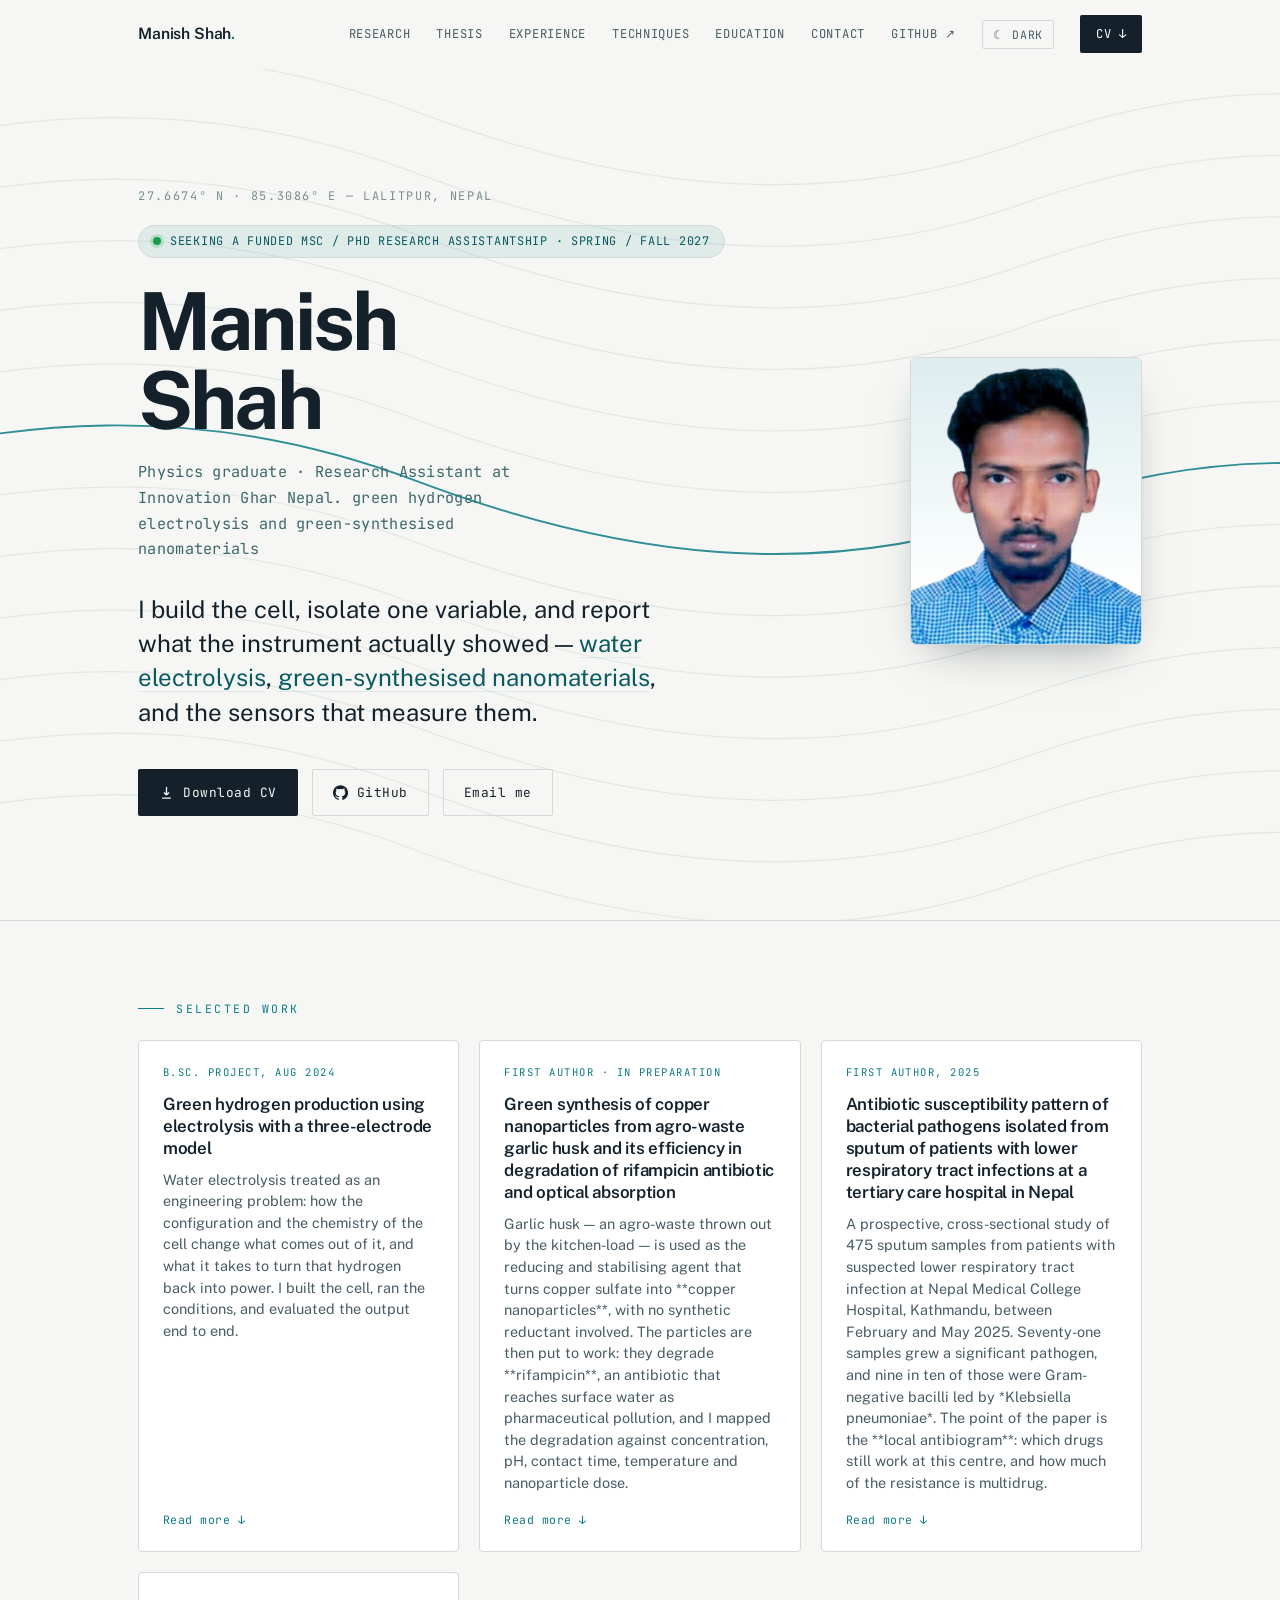
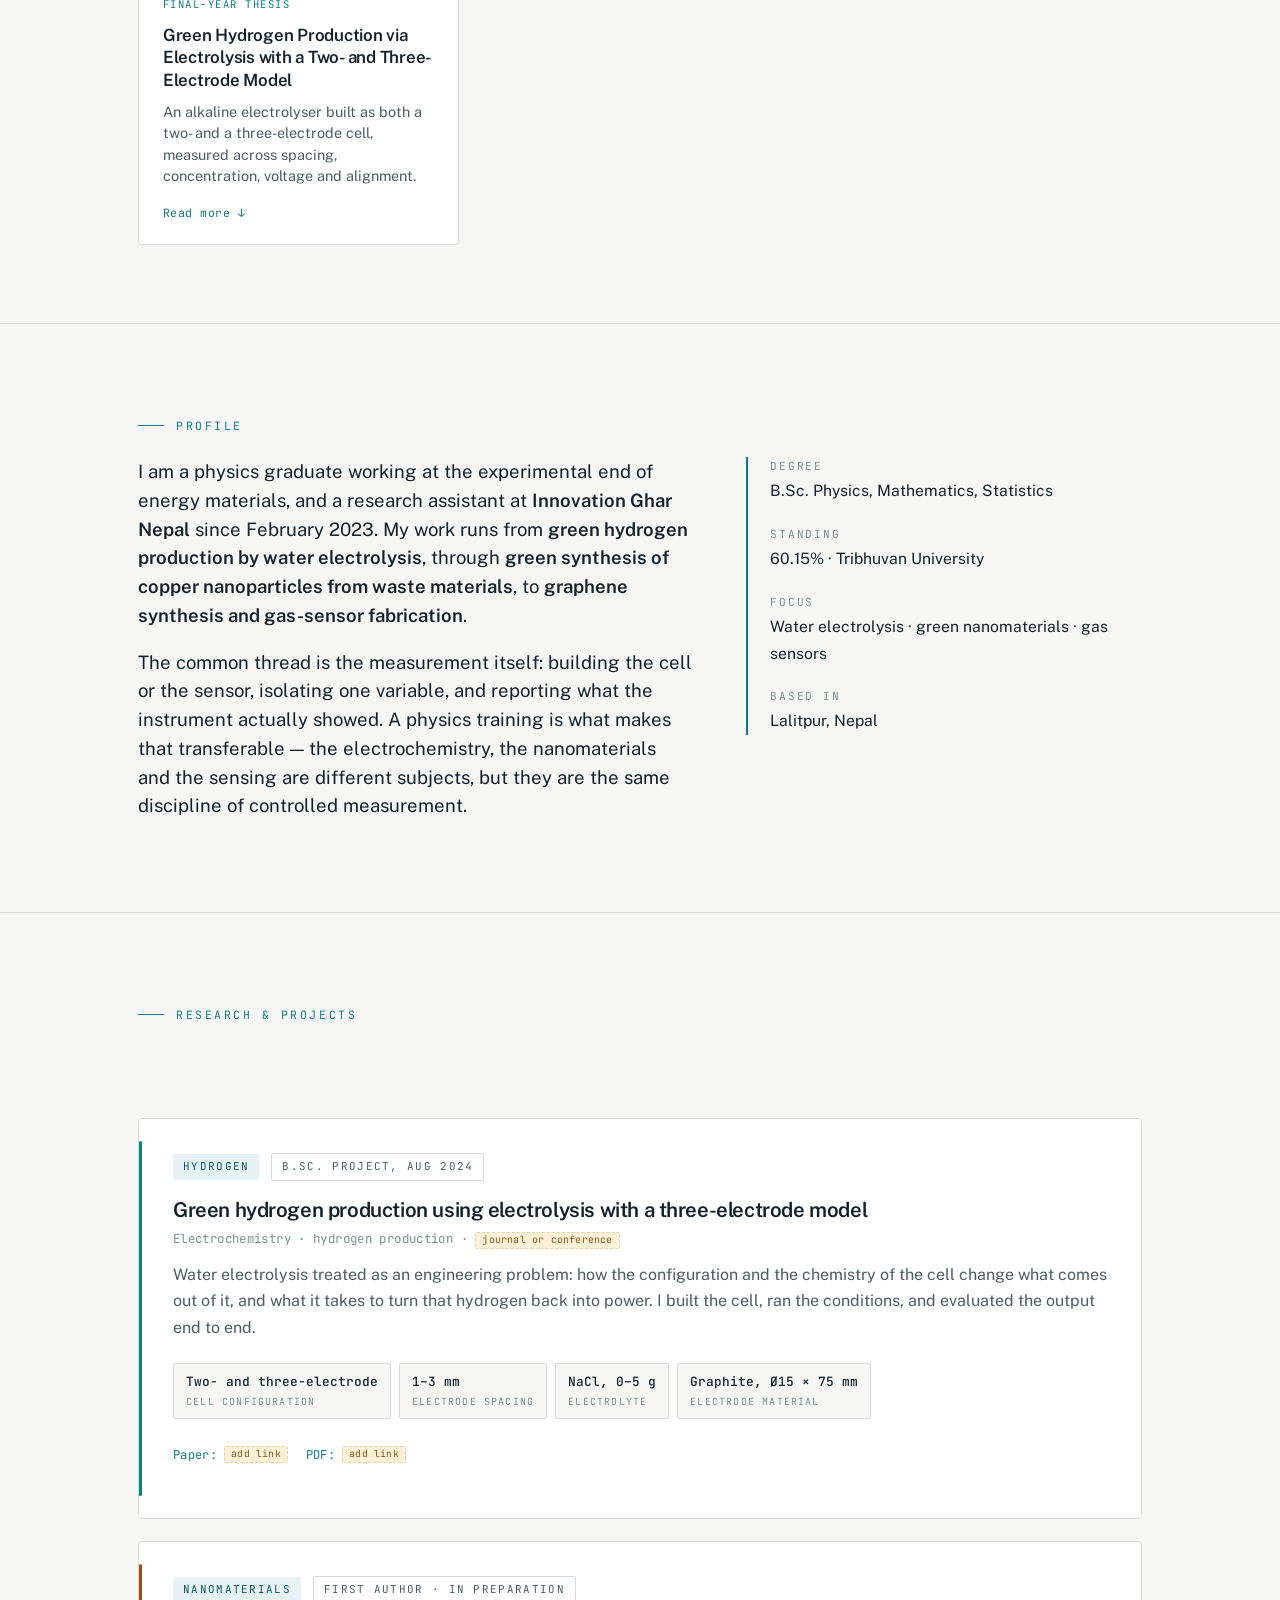
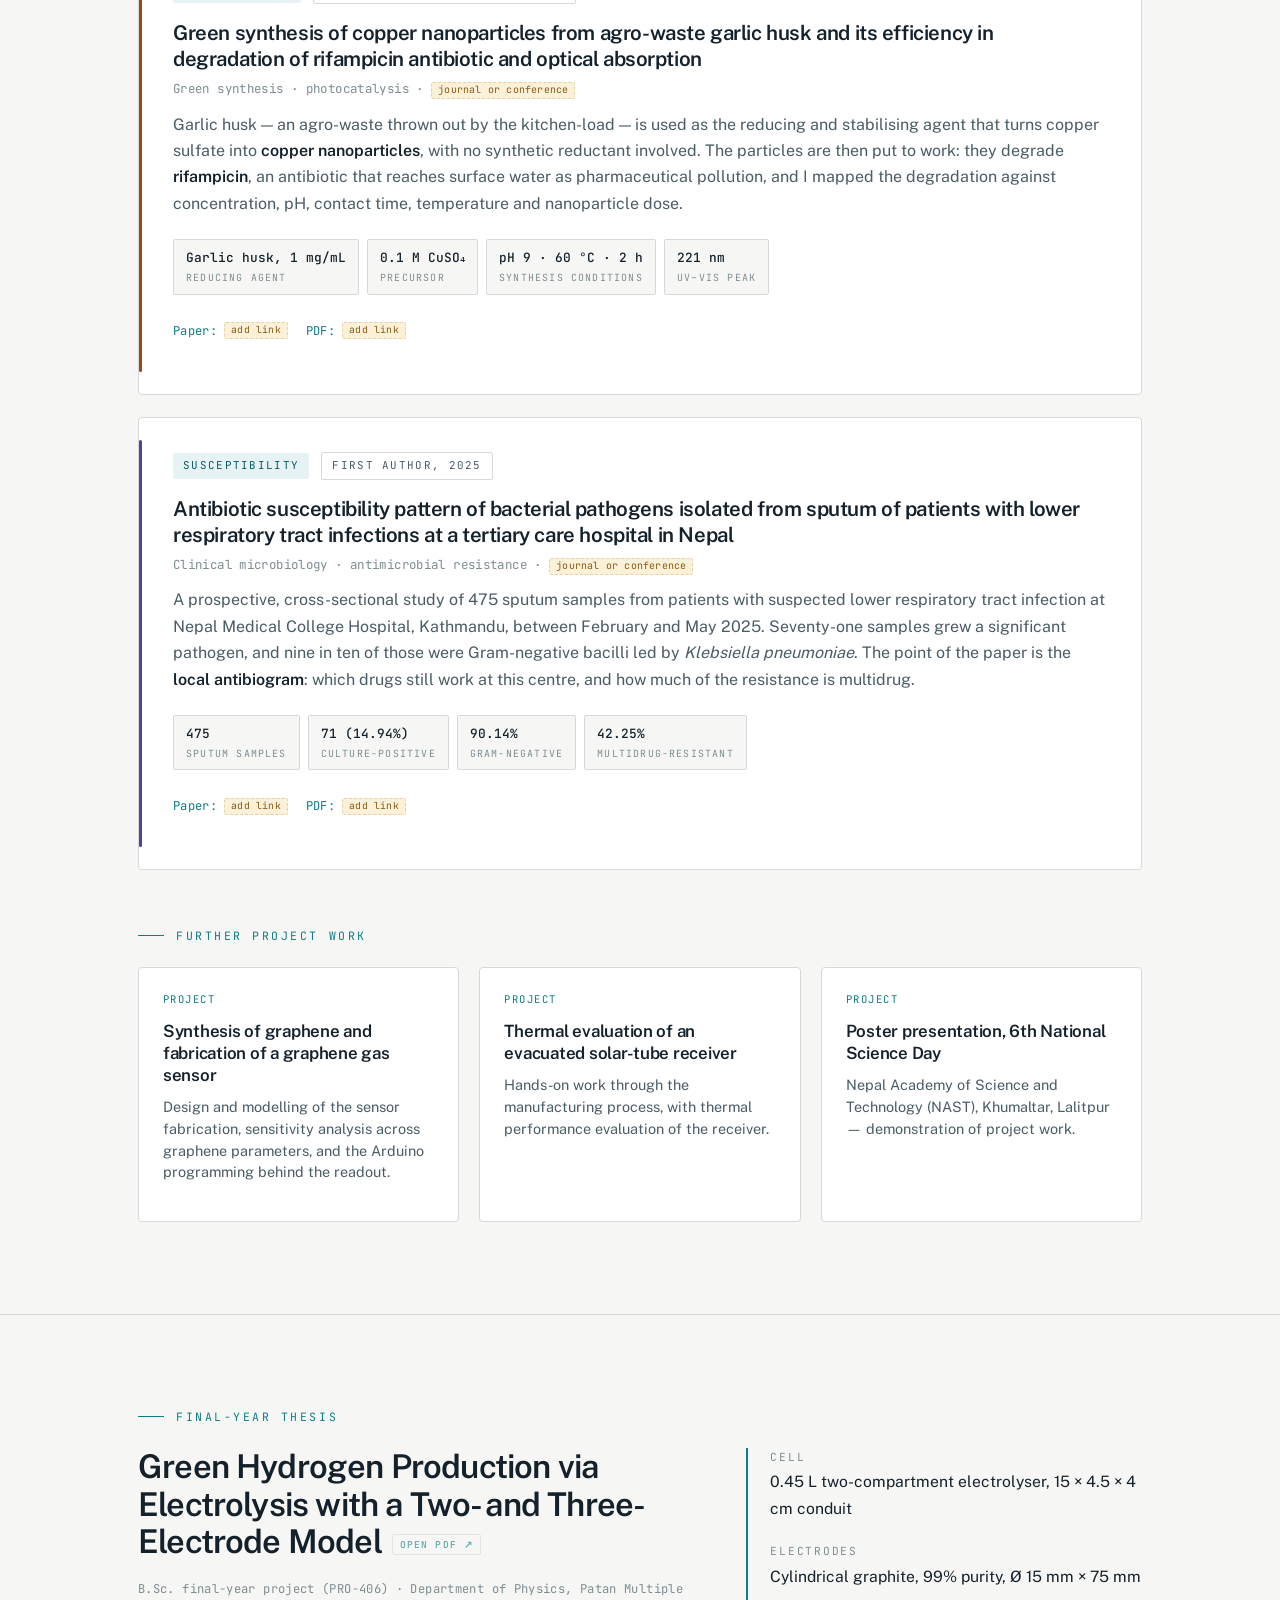
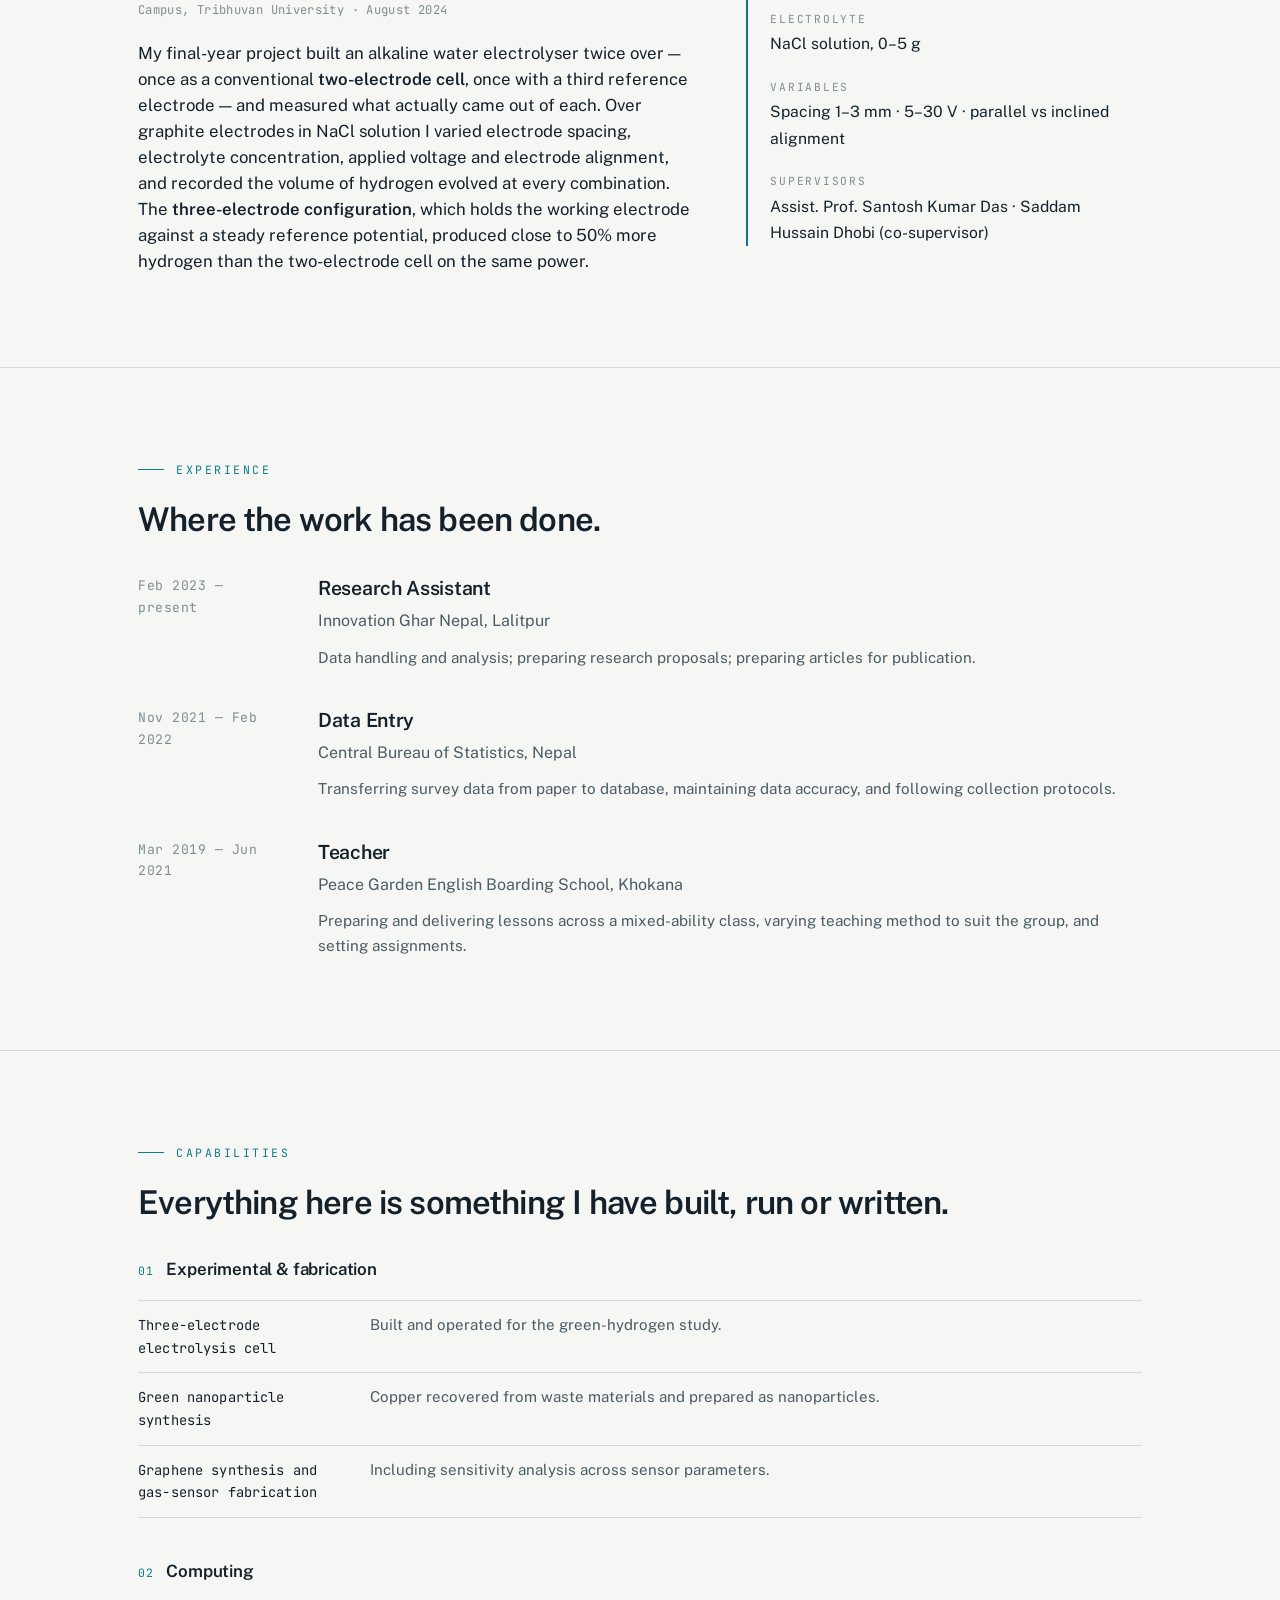
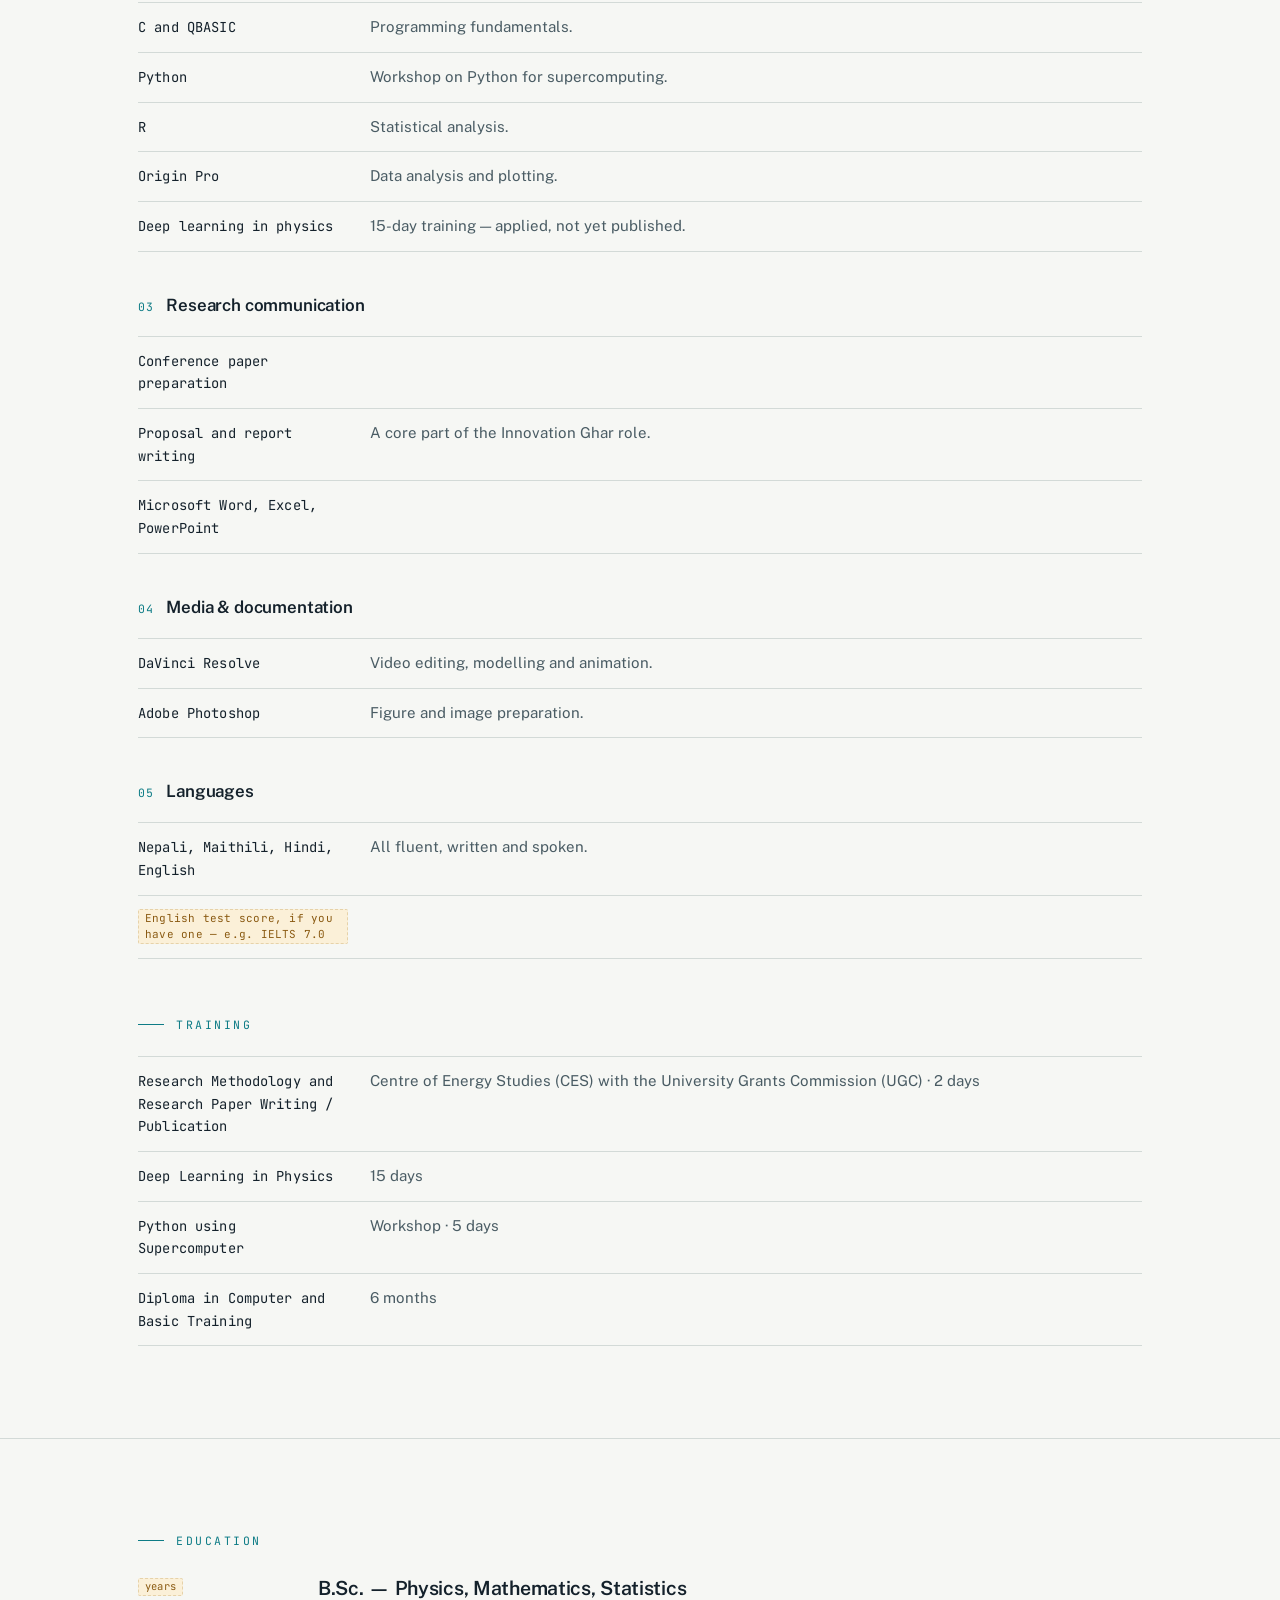
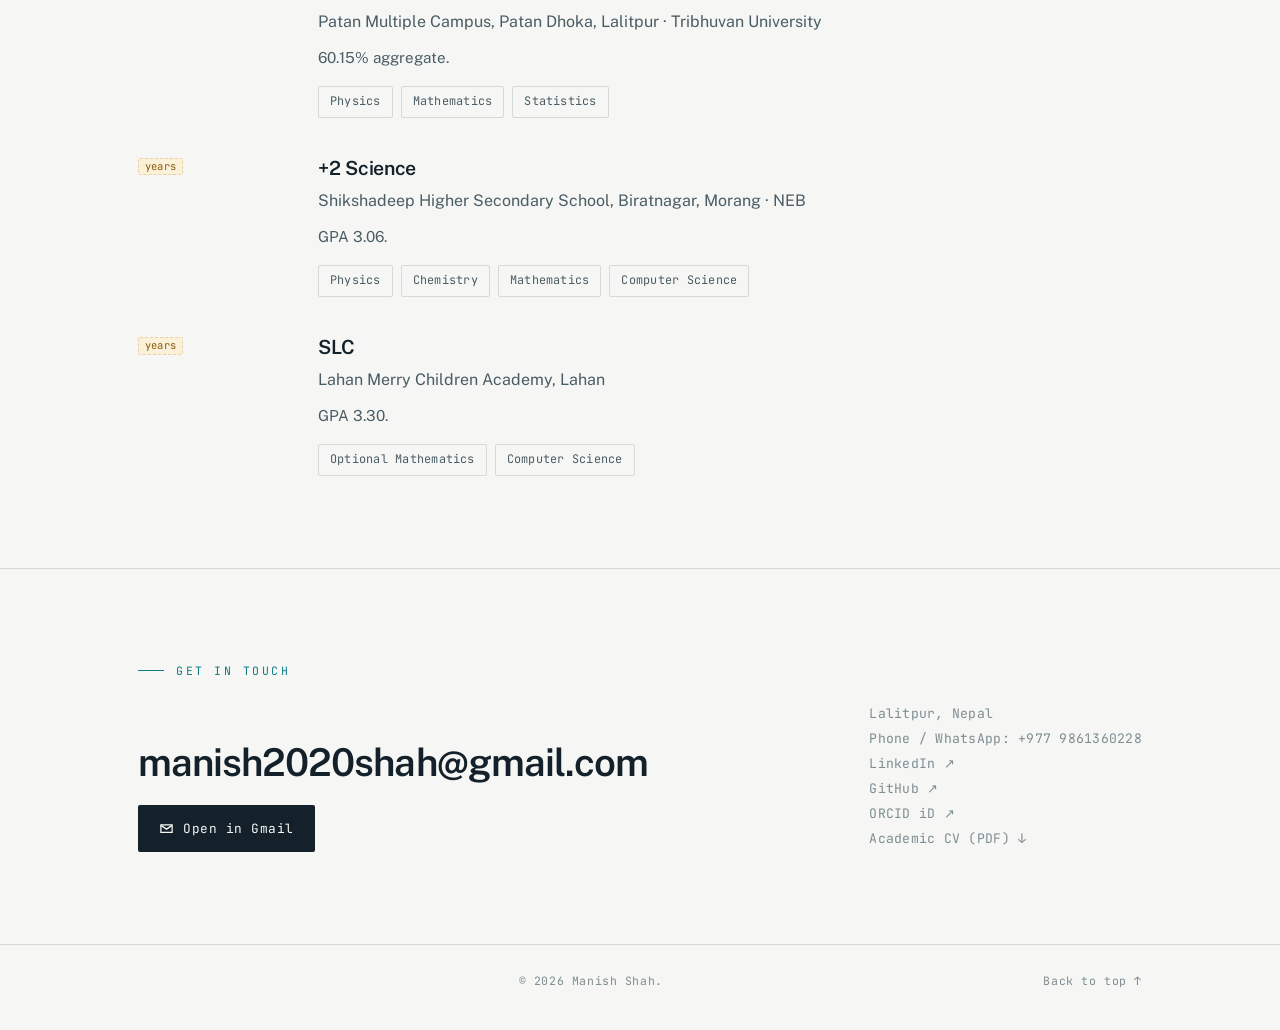
<file: index.html>
<!doctype html>
<html lang="en" data-theme="light">
<head>
<meta charset="utf-8">
<meta name="viewport" content="width=device-width,initial-scale=1">
<title>Manish Shah — Physics · Green Hydrogen &amp; Nanomaterials</title>
<meta name="description" content="Manish Shah — physics graduate working on green hydrogen by water electrolysis, green-synthesised copper nanomaterials and graphene gas sensors.">
<script>(function(){try{var t=localStorage.getItem('portfolio-theme')||(window.matchMedia('(prefers-color-scheme: dark)').matches?'dark':'light');document.documentElement.setAttribute('data-theme',t);}catch(e){}})();</script>
<link rel="stylesheet" href="fonts.css">
<link rel="stylesheet" href="styles.css">
</head>
<body>

<nav id="nav">
  <div class="nav-inner">
    <a class="nav-brand" href="#top" id="nav-name"></a>
    <div class="nav-links">
      <a href="#research" class="hide-sm">Research</a>
      <a href="#thesis" class="hide-sm">Thesis</a>
      <a href="#experience" class="hide-sm">Experience</a>
      <a href="#techniques" class="hide-sm">Techniques</a>
      <a href="#education" class="hide-sm">Education</a>
      <a href="#contact" class="hide-sm">Contact</a>
      <a href="#contact" class="hide-sm" id="nav-gh" hidden>GitHub</a>
      <button class="theme-toggle" id="themeToggle" type="button" aria-label="Toggle dark mode">☾ Dark</button>
      <a class="nav-cta" id="nav-cv" target="_blank" href="https://drive.google.com/file/d/1vfIyBbURH8cEyYuD21wc7udu_YrPMqjG/view?usp=sharing">CV ↓</a>
    </div>
  </div>
</nav>

<header class="hero" id="top">
  <svg class="fieldlines" viewBox="0 0 1440 760" preserveAspectRatio="xMidYMid slice" aria-hidden="true">
    <defs>
      <path id="wave" d="M -80 380 C 160 300 340 300 520 368 C 700 436 880 460 1060 396 C 1240 332 1360 348 1520 380"></path>
    </defs>
    <g class="wave-drift">
      <use href="#wave" class="line" y="-330"></use>
      <use href="#wave" class="line" y="-275"></use>
      <use href="#wave" class="line" y="-220"></use>
      <use href="#wave" class="line" y="-165"></use>
      <use href="#wave" class="line" y="-110"></use>
      <use href="#wave" class="line" y="-55"></use>
      <use href="#wave" class="index" y="0"></use>
      <use href="#wave" class="line" y="55"></use>
      <use href="#wave" class="line" y="110"></use>
      <use href="#wave" class="line" y="165"></use>
      <use href="#wave" class="line" y="220"></use>
      <use href="#wave" class="line" y="275"></use>
      <use href="#wave" class="line" y="330"></use>
    </g>
  </svg>
  <div class="hero-inner reveal in">
    <div class="hero-grid">
      <div>
        <p class="hero-coord" id="hero-coord"></p>
        <p class="availability"><span class="dot"></span><span id="hero-status"></span></p>
        <h1 id="hero-name"></h1>
        <p class="role"><span id="hero-role"></span></p>
        <p class="pitch" id="hero-pitch"></p>
        <div class="hero-actions" id="hero-acts"></div>
      </div>
      <div class="hero-portrait" id="portrait"></div>
    </div>
  </div>
</header>

<main>

  <section id="work" class="highlights">
    <div class="wrap">
      <p class="eyebrow reveal">Selected work</p>
      <div class="hl-grid" id="highlights"></div>
    </div>
  </section>

  <section id="about">
    <div class="wrap">
      <p class="eyebrow reveal">Profile</p>
      <div class="about-grid">
        <div class="about-lead reveal" id="about-lead"></div>
        <div class="facts reveal" id="facts"></div>
      </div>
    </div>
  </section>

  <section id="research">
    <div class="wrap">
      <p class="eyebrow reveal">Research &amp; projects</p>
      <h2 class="section-title reveal">Three papers, one bench.</h2>
      <div id="works"></div>

      <p class="eyebrow reveal" style="margin-top:56px">Further project work</p>
      <div class="hl-grid" id="minis"></div>
    </div>
  </section>

  <section id="thesis">
    <div class="wrap">
      <p class="eyebrow reveal">Final-year thesis</p>
      <div class="about-grid">
        <div class="reveal" id="thesis-lead"></div>
        <div class="facts reveal" id="thesis-facts"></div>
      </div>
      <div id="thesis-findings"></div>
    </div>
  </section>

  <section id="experience">
    <div class="wrap">
      <p class="eyebrow reveal">Experience</p>
      <h2 class="section-title reveal">Where the work has been done.</h2>
      <div id="jobs"></div>
    </div>
  </section>

  <section id="techniques">
    <div class="wrap">
      <p class="eyebrow reveal">Capabilities</p>
      <h2 class="section-title reveal">Everything here is something I have built, run or written.</h2>
      <div id="skills"></div>

      <p class="eyebrow reveal" style="margin-top:56px">Training</p>
      <div id="training"></div>
    </div>
  </section>

  <section id="education">
    <div class="wrap">
      <p class="eyebrow reveal">Education</p>
      <div id="edu"></div>
    </div>
  </section>

  <section id="contact">
    <div class="wrap">
      <p class="eyebrow reveal">Get in touch</p>
      <div class="reveal" id="contact-block"></div>
    </div>
  </section>

</main>

<footer>
  <div class="wrap foot-inner">
    <p id="foot"></p><a>© 2026 Manish Shah.</a>
    <a href="#top">Back to top ↑</a>
  </div>
</footer>

<script src="data.js"></script>
<script src="app.js"></script>
</body>
</html>
</file>
<file: fonts.css>
@font-face{font-family:'JetBrains Mono';font-style:normal;font-weight:400 700;font-display:swap;src:url([data-uri]) format('woff2')}
@font-face{font-family:'Newsreader';font-style:normal;font-weight:400 600;font-display:swap;src:url([data-uri]) format('woff2')}
@font-face{font-family:'Public Sans';font-style:normal;font-weight:400 700;font-display:swap;src:url([data-uri]) format('woff2')}
</file>
<file: styles.css>
/* =====================================================================
   Design follows the reference layout in sample.html, typeset with the
   fonts already bundled in fonts.css (no external requests).
   ===================================================================== */

:root{
  --ink:#14212B;
  --ink-soft:#4A5C64;
  --muted:#7E8D92;
  --paper:#F6F7F4;
  --raise:#FFFFFF;
  --line:#D3DAD7;
  --accent:#0E7C86;
  --accent-deep:#0A5A61;
  --accent-soft:rgba(14,124,134,0.10);
  /* one colour per research strand, used on the card spine and method bullets */
  --p1:#0E7C86; --p2:#9C4A18; --p3:#5A3F99;
  --nav-bg:rgba(246,247,244,0.82);
  --todo-bg:#FBF0D8; --todo-ink:#8A5A12; --todo-line:#E6D2A9;
  --maxw:1060px;
  --display:"Public Sans","Segoe UI",sans-serif;
  --body:"Public Sans","Segoe UI",sans-serif;
  --mono:"JetBrains Mono",ui-monospace,monospace;
}

html[data-theme="dark"]{
  --ink:#E7ECEA;
  --ink-soft:#AEBAB8;
  --muted:#7F8D8B;
  --paper:#171B1E;
  --raise:#1E262B;
  --line:#2C383F;
  --accent:#2BB3BD;
  --accent-deep:#74D4DB;
  --accent-soft:rgba(43,179,189,0.12);
  --p1:#2BB3BD; --p2:#CF7233; --p3:#9C88E4;
  --nav-bg:rgba(23,27,30,0.82);
  --todo-bg:#33270F; --todo-ink:#E3B45F; --todo-line:#4C3B1B;
}

*{box-sizing:border-box}
html{scroll-behavior:smooth}
@media (prefers-reduced-motion:reduce){html{scroll-behavior:auto}}

body{
  margin:0; background:var(--paper); color:var(--ink);
  font-family:var(--body); font-size:16px; line-height:1.65;
  -webkit-font-smoothing:antialiased; text-rendering:optimizeLegibility;
  transition:background .35s ease, color .35s ease;
}
a{color:inherit}
::selection{background:var(--accent-soft)}
:focus-visible{outline:2px solid var(--accent); outline-offset:3px; border-radius:2px}

.wrap{max-width:var(--maxw); margin:0 auto; padding:0 28px}

/* ---------- section scaffolding ---------- */
.eyebrow{
  font-family:var(--mono); font-size:.72rem; letter-spacing:.22em;
  text-transform:uppercase; color:var(--accent);
  display:flex; align-items:center; gap:12px; margin:0 0 22px;
}
.eyebrow::before{content:""; width:26px; height:1px; background:var(--accent); display:inline-block}
section{padding:92px 0; border-top:1px solid var(--line)}
h2.section-title{
  font-family:var(--display); font-weight:600;
  font-size:clamp(1.5rem,3vw,2.05rem); letter-spacing:-.025em;
  margin:0 0 34px; line-height:1.15;
}

/* ---------- nav ---------- */
nav{position:sticky; top:0; z-index:50; background:var(--nav-bg);
  backdrop-filter:saturate(140%) blur(9px);
  border-bottom:1px solid transparent; transition:border-color .3s ease, background .35s ease}
nav.scrolled{border-bottom-color:var(--line)}
.nav-inner{max-width:var(--maxw); margin:0 auto; padding:15px 28px;
  display:flex; align-items:center; justify-content:space-between; gap:20px}
.nav-brand{font-family:var(--display); font-weight:600; font-size:.98rem;
  letter-spacing:-.01em; text-decoration:none; white-space:nowrap}
.nav-brand span{color:var(--accent)}
.nav-links{display:flex; gap:26px; align-items:center}
.nav-links a{font-family:var(--mono); font-size:.76rem; letter-spacing:.06em;
  text-transform:uppercase; text-decoration:none; color:var(--ink-soft); transition:color .2s ease}
.nav-links a:hover{color:var(--accent)}
.theme-toggle{font-family:var(--mono); font-size:.72rem; letter-spacing:.06em;
  text-transform:uppercase; color:var(--ink-soft); background:transparent;
  border:1px solid var(--line); border-radius:2px; padding:6px 10px; cursor:pointer;
  transition:color .2s ease, border-color .2s ease; white-space:nowrap}
.theme-toggle:hover{color:var(--accent); border-color:var(--accent)}
.nav-links a.nav-cta{font-family:var(--mono); font-size:.76rem; letter-spacing:.04em;
  color:#fff; background:var(--ink); padding:8px 15px; border-radius:2px;
  border:1px solid transparent; transition:background .2s ease, color .35s ease}
.nav-links a.nav-cta:hover{background:var(--accent-deep); color:#fff}
html[data-theme="dark"] .nav-links a.nav-cta{background:transparent; color:var(--ink); border-color:var(--line)}
html[data-theme="dark"] .nav-links a.nav-cta:hover{background:var(--accent-deep); color:var(--paper); border-color:var(--accent-deep)}
@media (max-width:1040px){.nav-links{gap:18px}}
@media (max-width:940px){.nav-links a[href="#contact"]:not(#nav-gh){display:none}}
@media (max-width:860px){#nav-gh{display:none}}
@media (max-width:720px){.nav-links .hide-sm{display:none}}

/* ---------- hero ---------- */
.hero{position:relative; overflow:hidden; border-top:none; padding:0}
.hero-inner{max-width:var(--maxw); margin:0 auto; padding:118px 28px 104px; position:relative; z-index:2}
.fieldlines{position:absolute; inset:0; width:100%; height:100%; z-index:1; pointer-events:none}
.fieldlines use{fill:none}
.fieldlines .line{fill:none; stroke:var(--line); stroke-width:1.15; opacity:.55}
.fieldlines .index{fill:none; stroke:var(--accent); stroke-width:1.7; opacity:.85}
.wave-drift{animation:drift 16s ease-in-out infinite alternate; transform-origin:center}
@keyframes drift{from{transform:translateY(-7px)} to{transform:translateY(7px)}}

.hero-coord{font-family:var(--mono); font-size:.74rem; letter-spacing:.14em;
  color:var(--muted); text-transform:uppercase; margin:0 0 18px}
.availability{display:inline-flex; align-items:center; gap:9px; font-family:var(--mono);
  font-size:.74rem; letter-spacing:.06em; text-transform:uppercase;
  color:var(--accent-deep); background:var(--accent-soft);
  border:1px solid var(--line); border-radius:999px; padding:6px 14px; margin:0 0 24px}
.availability .dot{width:8px; height:8px; border-radius:50%; background:#1B9E4B;
  box-shadow:0 0 0 3px rgba(27,158,75,.18); flex:none}
.hero h1{font-family:var(--display); font-weight:700;
  font-size:clamp(2.7rem,7.4vw,5rem); line-height:.98; letter-spacing:-.035em; margin:0 0 20px}
.hero .role{font-family:var(--mono); font-size:clamp(.82rem,1.7vw,.95rem);
  letter-spacing:.02em; color:#3d686b; margin:0 0 30px; max-width:44ch; line-height:1.7}
html[data-theme="dark"] .hero .role{color:var(--accent-deep)}
.hero .pitch{font-size:clamp(1.12rem,2.4vw,1.5rem); line-height:1.42;
  max-width:36ch; color:var(--ink); font-weight:400; margin:0 0 40px}
.hero .pitch em{font-style:normal; color:var(--accent-deep);
  border-bottom:1.5px solid var(--accent-soft)}
.hero-actions{display:flex; flex-wrap:wrap; gap:14px; align-items:center}

.btn{font-family:var(--mono); font-size:.8rem; letter-spacing:.04em; text-decoration:none;
  padding:12px 20px; border-radius:2px; display:inline-flex; align-items:center; gap:9px;
  transition:background .2s ease, color .2s ease, border-color .2s ease, transform .2s ease;
  cursor:pointer; border:1px solid transparent}
.btn-solid{background:var(--ink); color:var(--paper)}
.btn-solid:hover{background:var(--accent-deep); color:#fff; transform:translateY(-1px)}
.btn-ghost{border-color:var(--line); color:var(--ink); background:transparent}
.btn-ghost:hover{border-color:var(--accent); color:var(--accent-deep)}
.btn svg{width:15px; height:15px; flex:none}
.btn[aria-disabled="true"]{opacity:.55; cursor:default}
.btn[aria-disabled="true"]:hover{transform:none; background:var(--ink)}

/* ---------- hero portrait ---------- */
.hero-grid{display:grid; grid-template-columns:1fr auto; gap:56px; align-items:center}
.hero-portrait{width:232px; height:288px; border-radius:6px; border:1px solid var(--line);
  box-shadow:0 18px 44px -22px rgba(20,33,43,.5); background:var(--raise);
  flex:none; overflow:hidden; position:relative;
  display:flex; align-items:center; justify-content:center}
html[data-theme="dark"] .hero-portrait{box-shadow:0 18px 44px -22px rgba(0,0,0,.7)}
.hero-portrait img{width:100%; height:100%; object-fit:cover; object-position:center top; display:block;
  /* the portrait is a cut-out PNG, so this sits behind its transparent pixels */
  background:linear-gradient(180deg, color-mix(in srgb, var(--accent) 14%, var(--raise)) 0%, var(--raise) 82%)}
.hero-portrait .ini{font-family:var(--display); font-size:3rem; font-weight:600; color:var(--muted)}
.hero-portrait .cap{position:absolute; left:0; right:0; bottom:0; background:var(--todo-bg);
  color:var(--todo-ink); font-family:var(--mono); font-size:.6rem; letter-spacing:.1em;
  text-transform:uppercase; text-align:center; padding:5px 2px}
@media (max-width:860px){
  .hero-grid{grid-template-columns:1fr; gap:32px}
  .hero-portrait{order:-1; width:148px; height:184px}
  .hero-inner{padding:84px 28px 76px}
}

/* ---------- selected work / mini cards ---------- */
.highlights{padding-top:78px; padding-bottom:78px}
.hl-grid{display:grid; grid-template-columns:repeat(3,1fr); gap:20px}
@media (max-width:800px){.hl-grid{grid-template-columns:1fr}}
.hl-card{display:flex; flex-direction:column; background:var(--raise);
  border:1px solid var(--line); border-radius:4px; padding:24px 24px 22px;
  text-decoration:none; color:inherit;
  transition:border-color .2s ease, transform .2s ease, box-shadow .2s ease}
a.hl-card:hover{border-color:var(--accent); transform:translateY(-2px);
  box-shadow:0 16px 32px -24px rgba(20,33,43,.5)}
.hl-card .hl-kicker{font-family:var(--mono); font-size:.66rem; letter-spacing:.14em;
  text-transform:uppercase; color:var(--accent); margin:0 0 12px}
.hl-card h3{font-family:var(--display); font-weight:600; font-size:1.06rem;
  line-height:1.3; letter-spacing:-.015em; margin:0 0 10px}
.hl-card p{color:var(--ink-soft); font-size:.9rem; line-height:1.5; margin:0 0 16px}
.hl-card .hl-go{margin-top:auto; font-family:var(--mono); font-size:.72rem;
  letter-spacing:.04em; color:var(--accent)}

/* ---------- reveal ---------- */
.reveal{opacity:0; transform:translateY(18px); transition:opacity .7s ease, transform .7s ease}
.reveal.in{opacity:1; transform:none}
@media (prefers-reduced-motion:reduce){
  .reveal{opacity:1; transform:none; transition:none}
  .wave-drift{animation:none}
  .btn:hover,a.hl-card:hover{transform:none}
}

/* ---------- about ---------- */
.about-grid{display:grid; grid-template-columns:1.4fr 1fr; gap:54px; align-items:start}
.about-lead p{font-size:1.16rem; line-height:1.55; color:var(--ink); margin:0 0 18px}
.about-lead p:last-child{margin-bottom:0}
.about-lead strong,.about-lead b{font-weight:600}
.facts{border-left:2px solid var(--accent); padding-left:22px}
.fact{margin-bottom:20px}
.fact:last-child{margin-bottom:0}
.fact .k{font-family:var(--mono); font-size:.7rem; letter-spacing:.16em; text-transform:uppercase;
  color:var(--muted); display:block; margin-bottom:3px}
.fact .v{font-size:.98rem; color:var(--ink)}
@media (max-width:760px){.about-grid{grid-template-columns:1fr; gap:34px}}

/* ---------- research cards ---------- */
.card{background:var(--raise); border:1px solid var(--line); border-radius:4px;
  padding:34px 34px 30px; margin-bottom:22px; position:relative}
.card::before{content:""; position:absolute; left:0; top:22px; bottom:22px; width:3px;
  background:var(--wc,var(--accent)); border-radius:3px}
.card-top{display:flex; flex-wrap:wrap; gap:12px; align-items:center; margin-bottom:16px}
.tag{font-family:var(--mono); font-size:.68rem; letter-spacing:.12em; text-transform:uppercase;
  padding:4px 10px; border-radius:2px}
.tag-live{background:var(--accent-soft); color:var(--accent-deep)}
.tag-role{border:1px solid var(--line); color:var(--ink-soft)}
.card h3{font-family:var(--display); font-weight:600; font-size:1.28rem; line-height:1.3;
  letter-spacing:-.02em; margin:0 0 6px}
.card .venue{font-family:var(--mono); font-size:.78rem; color:var(--muted);
  margin:0 0 12px; letter-spacing:.03em}
.card .summary{color:var(--ink-soft); margin:0 0 22px}
.card .summary strong{color:var(--ink); font-weight:600}
.card-link{display:inline-flex; align-items:center; gap:7px; font-family:var(--mono);
  font-size:.76rem; letter-spacing:.03em; color:var(--accent); text-decoration:none;
  margin:0 18px 22px 0; border-bottom:1px solid transparent; transition:border-color .2s ease}
.card-link:hover{border-bottom-color:var(--accent)}

.method-label{font-family:var(--mono); font-size:.7rem; letter-spacing:.16em;
  text-transform:uppercase; color:var(--muted); margin:22px 0 12px}
.method{list-style:none; margin:0; padding:0}
.method li{position:relative; padding-left:22px; margin-bottom:11px;
  color:var(--ink-soft); font-size:.95rem; line-height:1.5}
.method li:last-child{margin-bottom:0}
.method li::before{content:""; position:absolute; left:0; top:.62em; width:8px; height:8px;
  border:1.5px solid var(--wc,var(--accent)); border-radius:50%}
.card-note{margin:0; color:var(--ink-soft); font-size:.95rem; line-height:1.55}
.card-grid{display:grid; grid-template-columns:1fr 1fr; gap:28px; margin-top:22px}
.card-grid .method-label{margin-top:0}
@media (max-width:760px){
  .card{padding:26px 22px 24px}
  .card-grid{grid-template-columns:1fr; gap:22px}
}

/* bench parameters strip */
.bench{display:flex; flex-wrap:wrap; gap:8px; margin:0 0 22px}
.bench div{border:1px solid var(--line); border-radius:2px; padding:7px 12px;
  display:flex; flex-direction:column; gap:2px; background:var(--paper)}
.bench b{font-family:var(--mono); font-size:.8rem; font-weight:500; color:var(--ink)}
.bench span{font-family:var(--mono); font-size:.62rem; letter-spacing:.12em;
  text-transform:uppercase; color:var(--muted)}

/* ---------- final-year thesis ---------- */
.thesis-title-link{color:inherit; text-decoration:none; display:inline}
.thesis-title-link:hover{color:var(--accent-deep)}
.thesis-title-link .pdf-tag{font-family:var(--mono); font-size:.6rem; letter-spacing:.12em;
  text-transform:uppercase; color:var(--accent); border:1px solid var(--line); border-radius:2px;
  padding:3px 7px; opacity:.6; transition:opacity .2s ease, border-color .2s ease;
  white-space:nowrap; vertical-align:middle; margin-left:10px}
.thesis-title-link:hover .pdf-tag{opacity:1; border-color:var(--accent)}
.thesis-meta{font-family:var(--mono); font-size:.76rem; letter-spacing:.03em;
  color:var(--muted); margin:0 0 20px; line-height:1.7}
#thesis .about-lead p{font-size:1.05rem}
/* #thesis-findings{margin-top:42px; border-top:1px solid var(--line); padding-top:26px}
#thesis-findings .method{columns:2; column-gap:40px}
#thesis-findings .method li{break-inside:avoid; margin-bottom:14px} */
@media (max-width:760px){#thesis-findings .method{columns:1}}

/* ---------- skills ---------- */
.skill-group{margin-bottom:40px}
.skill-group:last-child{margin-bottom:0}
.skill-group > .grp{font-family:var(--display); font-weight:600; font-size:1.06rem;
  letter-spacing:-.01em; margin:0 0 4px; display:flex; align-items:baseline; gap:12px}
.skill-group > .grp .num{font-family:var(--mono); font-size:.72rem; color:var(--accent);
  letter-spacing:.1em; font-weight:400}
.skill-list{border-top:1px solid var(--line); margin-top:16px}
.skill-row{display:grid; grid-template-columns:210px 1fr; gap:22px;
  padding:13px 0; border-bottom:1px solid var(--line); align-items:baseline}
.skill-row .name{font-family:var(--mono); font-size:.86rem; color:var(--ink); letter-spacing:.01em}
.skill-row .desc{color:var(--ink-soft); font-size:.94rem; line-height:1.5}
@media (max-width:640px){
  .skill-row{grid-template-columns:1fr; gap:4px; padding:12px 0}
  .skill-row .name{color:var(--accent-deep)}
}

/* ---------- education / experience ---------- */
.edu{display:grid; grid-template-columns:150px 1fr; gap:30px; align-items:start; margin-bottom:34px}
.edu:last-child{margin-bottom:0}
.edu .when{font-family:var(--mono); font-size:.82rem; color:var(--muted);
  letter-spacing:.04em; padding-top:3px}
.edu h3{font-family:var(--display); font-weight:600; font-size:1.22rem; margin:0 0 4px; letter-spacing:-.015em}
.edu .inst{color:var(--ink-soft); margin:0 0 10px}
.edu .det{color:var(--ink-soft); margin:0 0 16px; font-size:.95rem}
.edu .det:last-child{margin-bottom:0}
.coursework{display:flex; flex-wrap:wrap; gap:8px}
.chip{font-family:var(--mono); font-size:.74rem; letter-spacing:.02em;
  padding:5px 11px; border:1px solid var(--line); border-radius:2px; color:var(--ink-soft)}
@media (max-width:640px){.edu{grid-template-columns:1fr; gap:8px}}

/* ---------- contact ---------- */
.contact-flex{display:flex; flex-wrap:wrap; justify-content:space-between; gap:40px; align-items:flex-end}
.contact-big{font-family:var(--display); font-weight:600;
  font-size:clamp(1.3rem,4vw,2.4rem); letter-spacing:-.025em; text-decoration:none;
  line-height:1.1; overflow-wrap:anywhere; display:inline-block; margin:0 0 20px}
.contact-big:hover{color:var(--accent-deep)}
.contact-meta{font-family:var(--mono); font-size:.82rem; color:var(--muted);
  line-height:1.9; letter-spacing:.02em}
.contact-meta a{text-decoration:none; transition:color .2s ease}
.contact-meta a:hover{color:var(--accent)}
.contact-actions{display:flex; flex-wrap:wrap; gap:12px}
@media (max-width:640px){
  .contact-flex{gap:28px}
  .contact-actions .btn{flex:1 1 auto; justify-content:center}
}

/* ---------- footer ---------- */
footer{border-top:1px solid var(--line); padding:26px 0 40px}
.foot-inner{display:flex; flex-wrap:wrap; justify-content:space-between; gap:12px; align-items:center}
.foot-inner p{font-family:var(--mono); font-size:.72rem; color:var(--muted);
  letter-spacing:.05em; margin:0; max-width:70ch; line-height:1.8}
.foot-inner a{font-family:var(--mono); font-size:.72rem; color:var(--muted);
  letter-spacing:.05em; text-decoration:none}
.foot-inner a:hover{color:var(--accent)}

/* ---------- to-fill marker ---------- */
.tofill{display:inline-block; background:var(--todo-bg); color:var(--todo-ink);
  border:1px dashed var(--todo-line); border-radius:2px; padding:0 6px;
  font-family:var(--mono); font-size:.8em; font-weight:400; letter-spacing:.02em;
  line-height:1.5; font-style:normal; text-transform:none}

@media (max-width:560px){
  .wrap,.nav-inner{padding-inline:18px}
  section{padding:64px 0}
}
</file>
